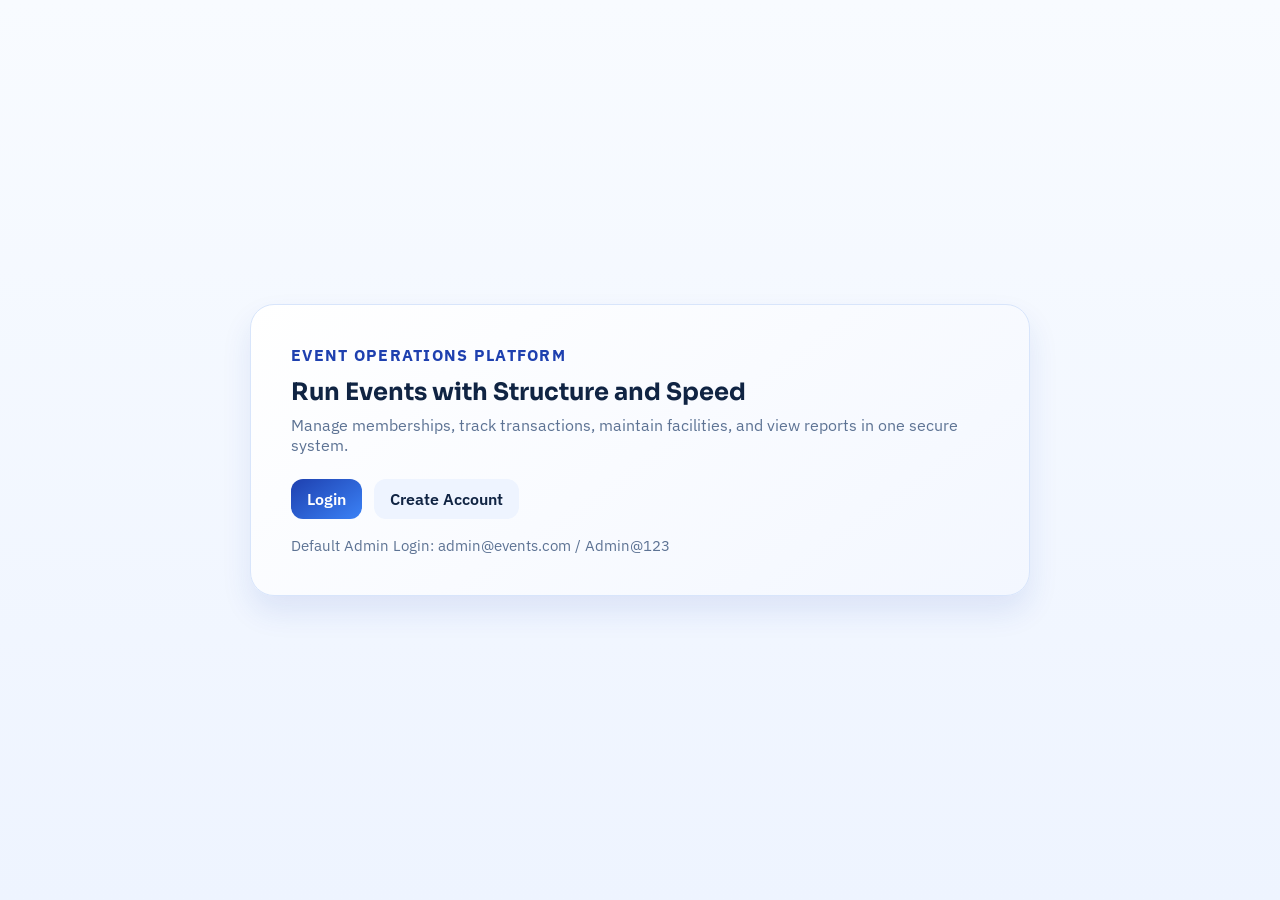
<file: frontend/index.html>
<!DOCTYPE html>
<html lang="en">
<head>
  <meta charset="UTF-8" />
  <meta name="viewport" content="width=device-width, initial-scale=1.0" />
  <title>Event Management System</title>
  <link rel="preconnect" href="https://fonts.googleapis.com" />
  <link rel="preconnect" href="https://fonts.gstatic.com" crossorigin />
  <link href="https://fonts.googleapis.com/css2?family=Sora:wght@400;600;700&family=IBM+Plex+Sans:wght@400;500;600&display=swap" rel="stylesheet" />
  <link rel="stylesheet" href="css/styles.css" />
</head>
<body>
  <main class="landing">
    <section class="hero-card">
      <p class="eyebrow">Event Operations Platform</p>
      <h1>Run Events with Structure and Speed</h1>
      <p class="subtext">Manage memberships, track transactions, maintain facilities, and view reports in one secure system.</p>
      <div class="button-row">
        <a class="btn primary" href="login.html">Login</a>
        <a class="btn secondary" href="register.html">Create Account</a>
      </div>
      <p class="hint">Default Admin Login: admin@events.com / Admin@123</p>
    </section>
  </main>
</body>
</html>
</file>
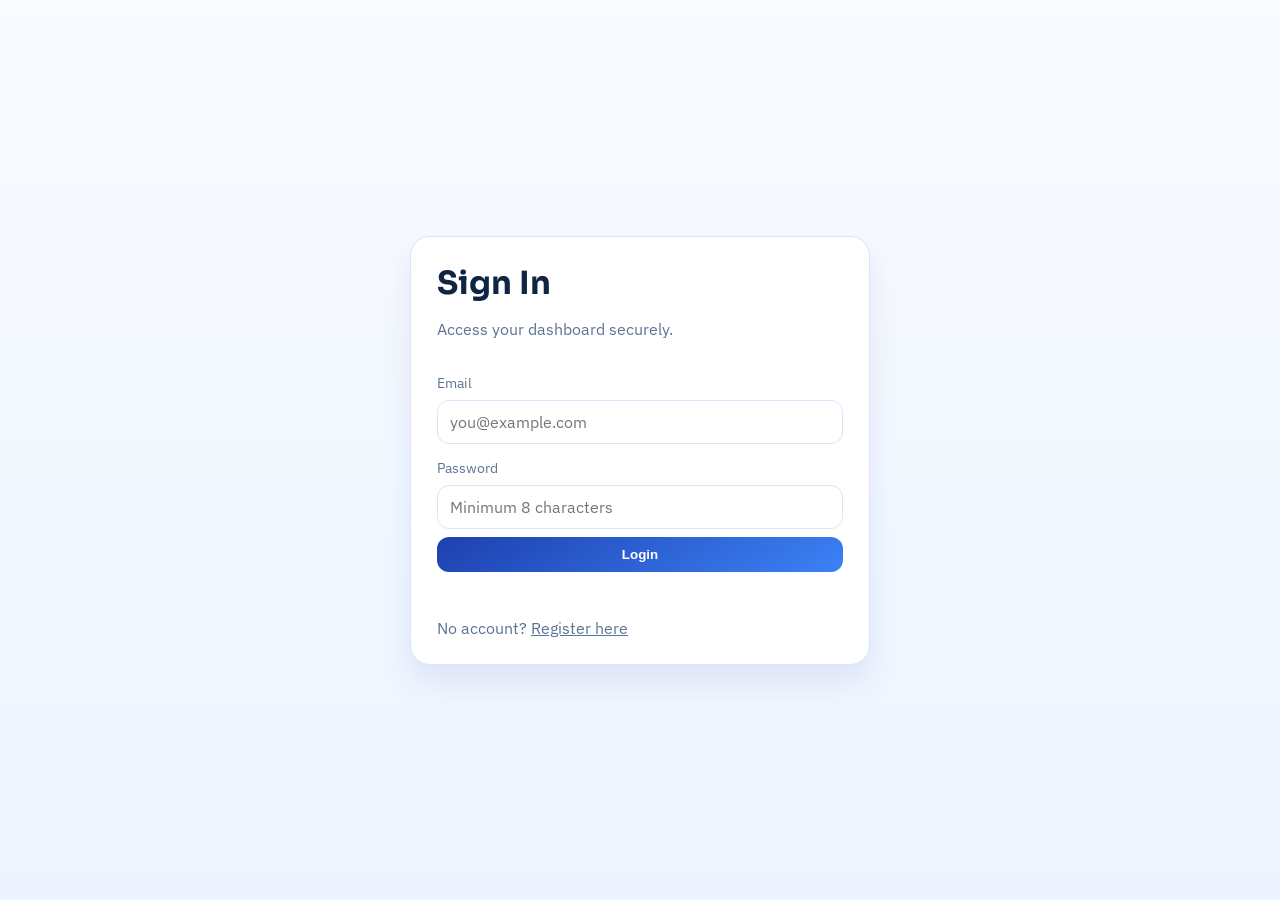
<file: frontend/admin-dashboard.html>
<!DOCTYPE html>
<html lang="en">
<head>
  <meta charset="UTF-8" />
  <meta name="viewport" content="width=device-width, initial-scale=1.0" />
  <title>Admin Dashboard</title>
  <link rel="preconnect" href="https://fonts.googleapis.com" />
  <link rel="preconnect" href="https://fonts.gstatic.com" crossorigin />
  <link href="https://fonts.googleapis.com/css2?family=Sora:wght@400;600;700&family=IBM+Plex+Sans:wght@400;500;600&display=swap" rel="stylesheet" />
  <link rel="stylesheet" href="css/styles.css" />
</head>
<body>
  <header class="topbar">
    <h1>Admin Dashboard</h1>
    <div class="top-actions">
      <span id="welcomeText"></span>
      <button class="btn ghost" id="logoutBtn">Logout</button>
    </div>
  </header>

  <nav class="nav-links" id="appNav"></nav>

  <main class="dashboard-grid" id="statsContainer"></main>

  <script src="js/config.js"></script>
  <script src="js/api.js"></script>
  <script src="js/common.js"></script>
  <script src="js/dashboard.js"></script>
</body>
</html>
</file>
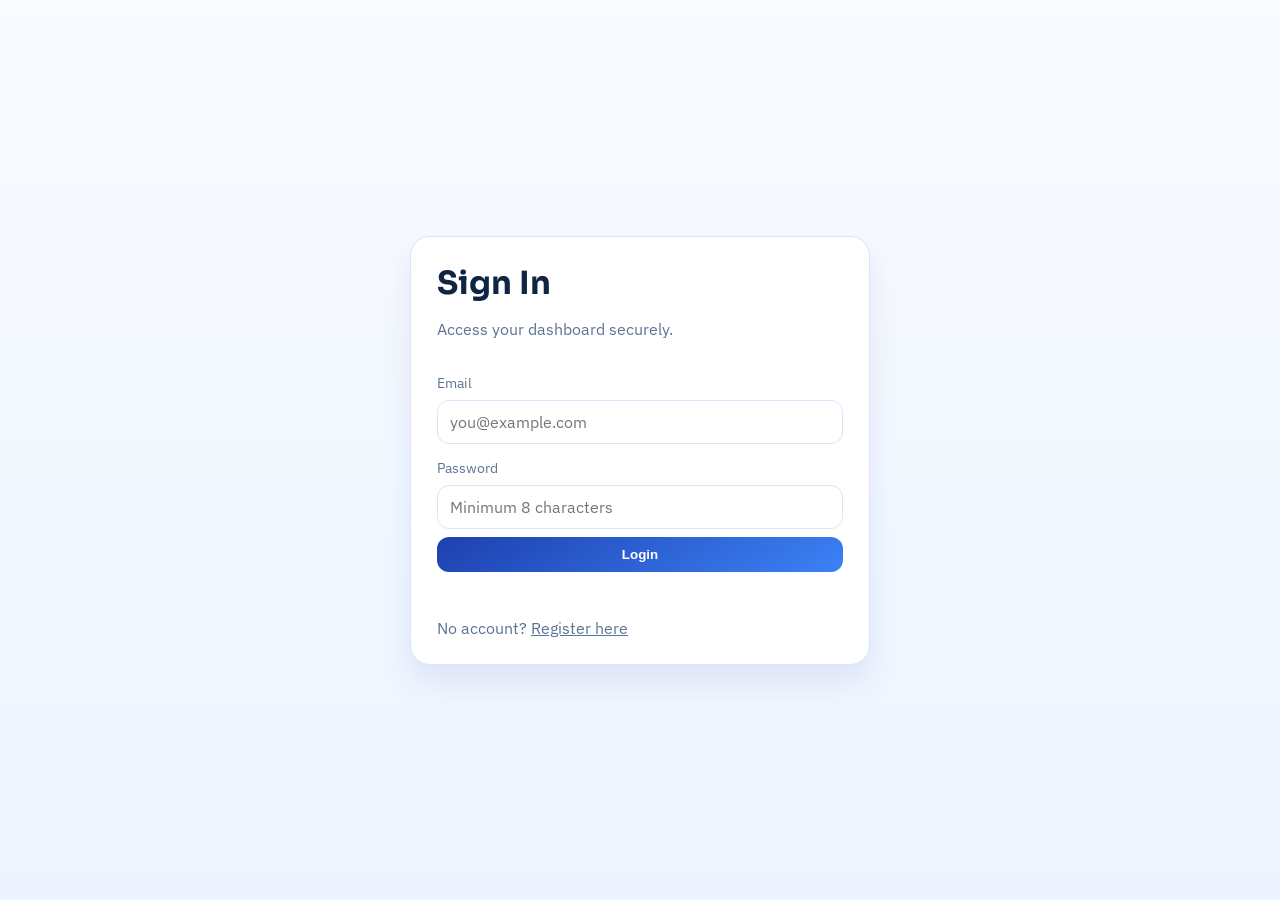
<file: frontend/login.html>
<!DOCTYPE html>
<html lang="en">
<head>
  <meta charset="UTF-8" />
  <meta name="viewport" content="width=device-width, initial-scale=1.0" />
  <title>Login - Event Management</title>

  <link rel="preconnect" href="https://fonts.googleapis.com" />
  <link rel="preconnect" href="https://fonts.gstatic.com" crossorigin />
  <link href="https://fonts.googleapis.com/css2?family=Sora:wght@400;600;700&family=IBM+Plex+Sans:wght@400;500;600&display=swap" rel="stylesheet" />

  <link rel="stylesheet" href="css/styles.css" />
</head>

<body>
  <main class="auth-shell">
    <form id="loginForm" class="auth-card">
      <h1>Sign In</h1>
      <p class="subtext">Access your dashboard securely.</p>

      <label>Email</label>
      <input id="email" type="email" required placeholder="you@example.com" />

      <label>Password</label>
      <input id="password" type="password" minlength="8" required placeholder="Minimum 8 characters" />

      <button class="btn primary" type="submit">Login</button>

      <p id="formMessage" class="form-message"></p>

      <p class="switch-link">
        No account? <a href="register.html">Register here</a>
      </p>
    </form>
  </main>

  <!-- 🔥 LOGIN SCRIPT -->
  <script>
    document.getElementById("loginForm").addEventListener("submit", async function (e) {
      e.preventDefault();

      const email = document.getElementById("email").value;
      const password = document.getElementById("password").value;
      const message = document.getElementById("formMessage");

      try {
        const response = await fetch("http://127.0.0.1:8000/login", {
          method: "POST",
          headers: {
            "Content-Type": "application/json"
          },
          body: JSON.stringify({ email, password })
        });

        const data = await response.json();

        if (response.ok) {
          // ✅ Store session
          localStorage.setItem("token", data.access_token);
          localStorage.setItem("role", data.role);

          message.style.color = "green";
          message.innerText = "Login successful! Redirecting...";

          // 🔀 Redirect based on role
          setTimeout(() => {
            if (data.role === "admin") {
              window.location.href = "admin-dashboard.html";
            } else {
              window.location.href = "user-dashboard.html";
            }
          }, 1000);

        } else {
          message.style.color = "red";
          message.innerText = data.detail || "Invalid credentials";
        }

      } catch (error) {
        message.style.color = "red";
        message.innerText = "Server error. Try again.";
      }
    });
  </script>

</body>
</html>
</file>
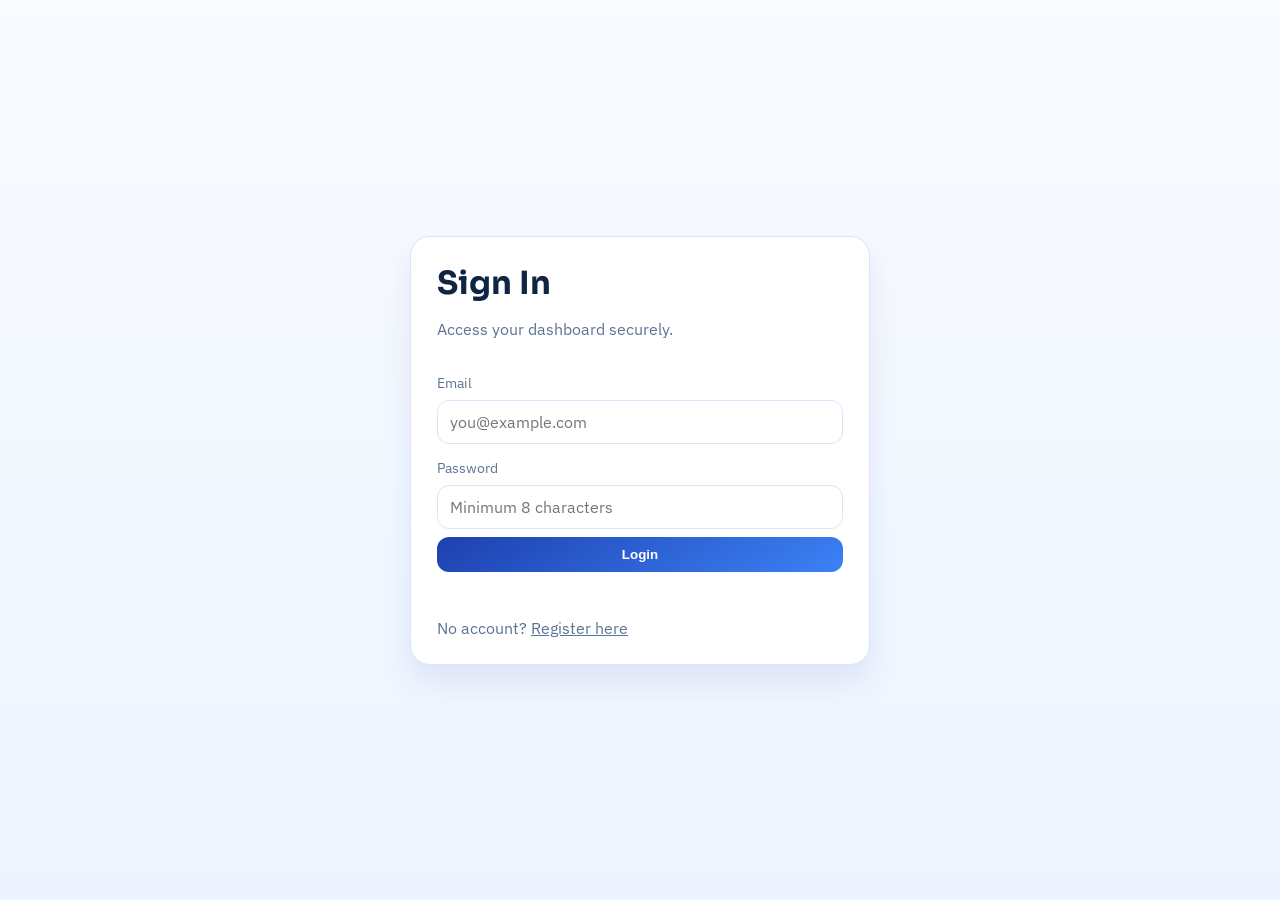
<file: frontend/maintenance.html>
<!DOCTYPE html>
<html lang="en">
<head>
  <meta charset="UTF-8" />
  <meta name="viewport" content="width=device-width, initial-scale=1.0" />
  <title>Maintenance Management</title>
  <link rel="preconnect" href="https://fonts.googleapis.com" />
  <link rel="preconnect" href="https://fonts.gstatic.com" crossorigin />
  <link href="https://fonts.googleapis.com/css2?family=Sora:wght@400;600;700&family=IBM+Plex+Sans:wght@400;500;600&display=swap" rel="stylesheet" />
  <link rel="stylesheet" href="css/styles.css" />
</head>
<body>
  <header class="topbar compact">
    <h1>Maintenance Module (Admin)</h1>
    <a class="btn ghost" id="dashboardLink" href="admin-dashboard.html">Dashboard</a>
  </header>

  <nav class="nav-links" id="appNav"></nav>

  <main class="page-grid">
    <section class="card">
      <h2>Create / Update Maintenance</h2>
      <form id="maintenanceForm" class="form-grid">
        <input type="hidden" id="maintenanceId" />
        <label>Title</label>
        <input id="title" type="text" minlength="3" maxlength="120" required />

        <label>Description</label>
        <textarea id="description" minlength="5" required></textarea>

        <label>Maintenance Date</label>
        <input id="maintenance_date" type="date" required />

        <label>Status</label>
        <select id="status">
          <option value="planned">planned</option>
          <option value="in-progress">in-progress</option>
          <option value="done">done</option>
        </select>

        <label>Cost</label>
        <input id="cost" type="number" min="0" step="0.01" required />

        <button class="btn primary" type="submit">Save Maintenance</button>
        <p id="maintenanceMessage" class="form-message"></p>
      </form>
    </section>

    <section class="card">
      <h2>Maintenance Records</h2>
      <div class="table-wrap">
        <table>
          <thead><tr><th>Title</th><th>Date</th><th>Status</th><th>Cost</th><th>Action</th></tr></thead>
          <tbody id="maintenanceTable"></tbody>
        </table>
      </div>
    </section>

    <section class="card">
      <h2>User Maintenance (Admin)</h2>
      <form id="userMaintenanceForm" class="form-grid">
        <input type="hidden" id="managedUserId" />

        <label>Full Name</label>
        <input id="managedUserName" type="text" minlength="2" maxlength="100" required />

        <label>Email</label>
        <input id="managedUserEmail" type="email" required />

        <label>Password</label>
        <input id="managedUserPassword" type="password" minlength="8" maxlength="128" placeholder="Required" required />

        <label>Role</label>
        <select id="managedUserRole">
          <option value="user">user</option>
          <option value="admin">admin</option>
        </select>

        <label>Status</label>
        <label class="checkbox-row">
          <input id="managedUserActive" type="checkbox" checked />
          <span>Active (Checked = Yes, Unchecked = No)</span>
        </label>

        <button class="btn primary" type="submit">Save User</button>
        <p id="userMaintenanceMessage" class="form-message"></p>
      </form>
    </section>

    <section class="card">
      <h2>Users</h2>
      <div class="table-wrap">
        <table>
          <thead><tr><th>Name</th><th>Email</th><th>Role</th><th>Status</th><th>Action</th></tr></thead>
          <tbody id="userMaintenanceTable"></tbody>
        </table>
      </div>
    </section>
  </main>

  <script src="js/config.js"></script>
  <script src="js/api.js"></script>
  <script src="js/common.js"></script>
  <script src="js/maintenance.js"></script>
</body>
</html>
</file>
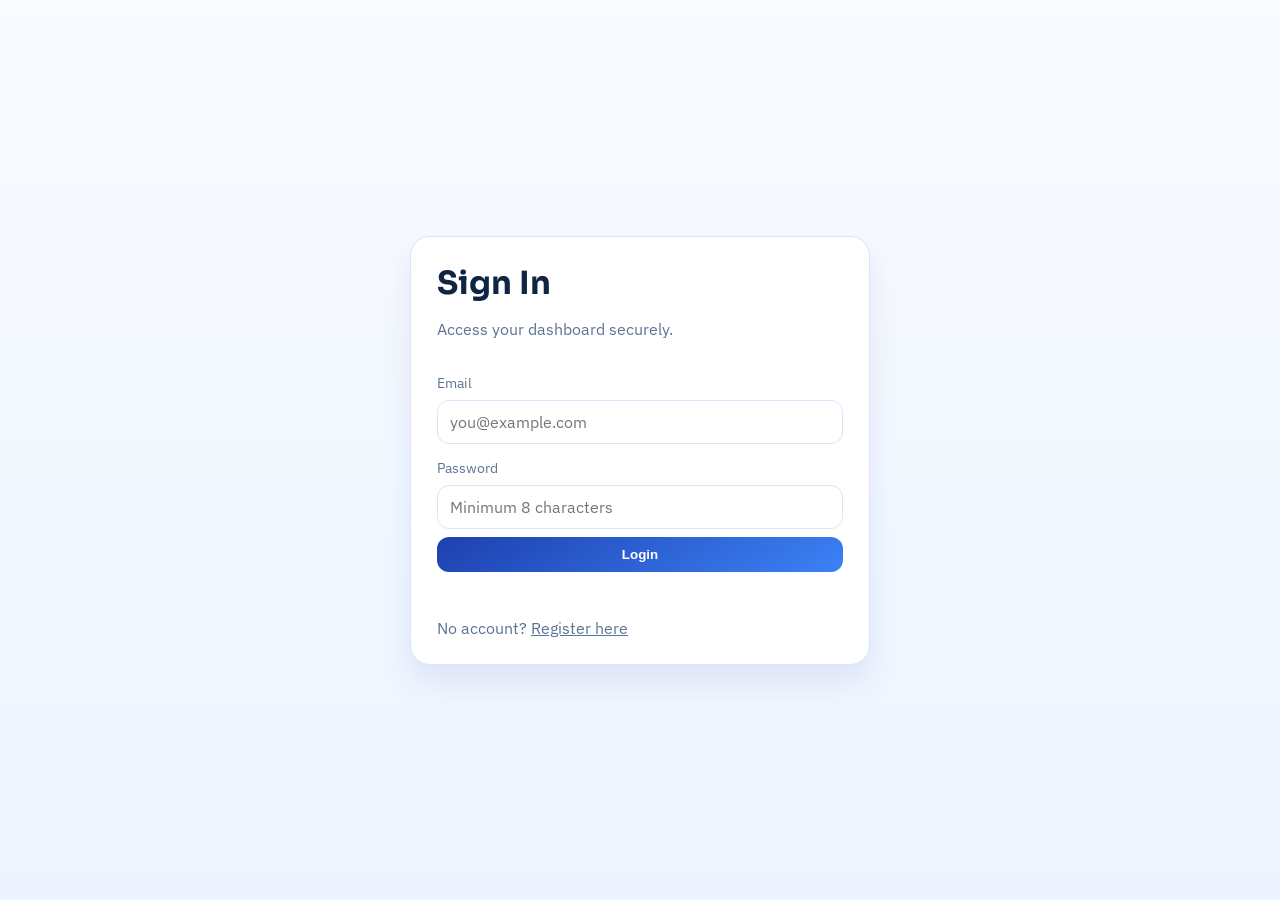
<file: frontend/membership.html>
<!DOCTYPE html>
<html lang="en">
<head>
  <meta charset="UTF-8" />
  <meta name="viewport" content="width=device-width, initial-scale=1.0" />
  <title>Membership Management</title>
  <link rel="preconnect" href="https://fonts.googleapis.com" />
  <link rel="preconnect" href="https://fonts.gstatic.com" crossorigin />
  <link href="https://fonts.googleapis.com/css2?family=Sora:wght@400;600;700&family=IBM+Plex+Sans:wght@400;500;600&display=swap" rel="stylesheet" />
  <link rel="stylesheet" href="css/styles.css" />
</head>
<body>
  <header class="topbar compact">
    <h1>Membership Module</h1>
    <a class="btn ghost" id="dashboardLink" href="#">Dashboard</a>
  </header>

  <nav class="nav-links" id="appNav"></nav>

  <main class="page-grid">
    <section class="card">
      <h2>Add Membership</h2>
      <form id="addMembershipForm" class="form-grid">
        <label>Member Name</label>
        <input id="member_name" type="text" minlength="2" maxlength="120" required />

        <label>Email</label>
        <input id="email" type="email" required />

        <label>Phone</label>
        <input id="phone" type="text" minlength="8" maxlength="20" required />

        <label>Duration</label>
        <div class="radio-group" role="radiogroup" aria-label="Membership duration">
          <label class="radio-option"><input type="radio" name="duration" value="6 months" checked />6 months</label>
          <label class="radio-option"><input type="radio" name="duration" value="1 year" />1 year</label>
          <label class="radio-option"><input type="radio" name="duration" value="2 years" />2 years</label>
        </div>

        <label>Start Date</label>
        <input id="start_date" type="date" required />

        <label>Status</label>
        <select id="status">
          <option value="active">active</option>
          <option value="inactive">inactive</option>
          <option value="suspended">suspended</option>
        </select>

        <button class="btn primary" type="submit">Add Membership</button>
        <p id="addMembershipMessage" class="form-message"></p>
      </form>

      <hr class="section-divider" />

      <h2>Update Membership</h2>
      <form id="updateMembershipForm" class="form-grid">
        <label>Membership ID (Required)</label>
        <div class="inline-row">
          <input id="membershipLookupId" type="number" min="1" required />
          <button class="btn ghost" id="loadMembershipBtn" type="button">Load</button>
        </div>

        <div id="membershipPreview" class="info-box"></div>

        <label>Update Action</label>
        <div class="radio-group" role="radiogroup" aria-label="Membership update action">
          <label class="radio-option"><input type="radio" name="update_action" value="extend" checked />Extend membership</label>
          <label class="radio-option"><input type="radio" name="update_action" value="cancel" />Cancel membership</label>
        </div>

        <label>Extension Duration</label>
        <div class="radio-group" role="radiogroup" aria-label="Extension duration">
          <label class="radio-option"><input type="radio" name="extension_duration" value="6 months" checked />6 months</label>
          <label class="radio-option"><input type="radio" name="extension_duration" value="1 year" />1 year</label>
          <label class="radio-option"><input type="radio" name="extension_duration" value="2 years" />2 years</label>
        </div>

        <button class="btn primary" type="submit">Update Membership</button>
        <p id="updateMembershipMessage" class="form-message"></p>
      </form>
    </section>

    <section class="card">
      <h2>Membership List</h2>
      <div class="table-wrap">
        <table>
          <thead><tr><th>ID</th><th>Name</th><th>Email</th><th>Duration</th><th>End Date</th><th>Status</th><th>Action</th></tr></thead>
          <tbody id="membershipTable"></tbody>
        </table>
      </div>
    </section>
  </main>

  <script src="js/config.js"></script>
  <script src="js/api.js"></script>
  <script src="js/common.js"></script>
  <script src="js/membership.js"></script>
</body>
</html>
</file>
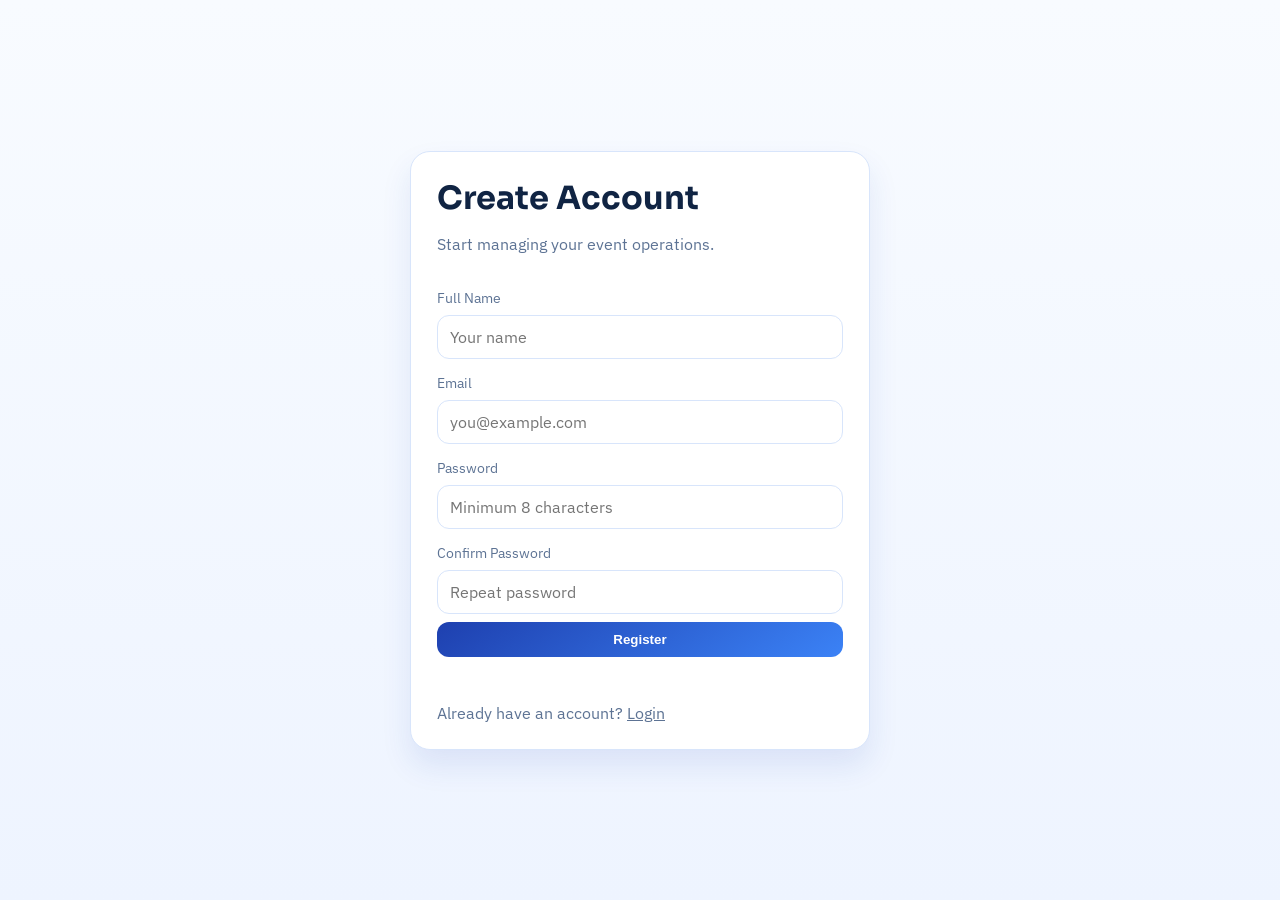
<file: frontend/register.html>
<!DOCTYPE html>
<html lang="en">
<head>
  <meta charset="UTF-8" />
  <meta name="viewport" content="width=device-width, initial-scale=1.0" />
  <title>Register - Event Management</title>
  <link rel="preconnect" href="https://fonts.googleapis.com" />
  <link rel="preconnect" href="https://fonts.gstatic.com" crossorigin />
  <link href="https://fonts.googleapis.com/css2?family=Sora:wght@400;600;700&family=IBM+Plex+Sans:wght@400;500;600&display=swap" rel="stylesheet" />
  <link rel="stylesheet" href="css/styles.css" />
</head>
<body>
  <main class="auth-shell">
    <form id="registerForm" class="auth-card">
      <h1>Create Account</h1>
      <p class="subtext">Start managing your event operations.</p>

      <label>Full Name</label>
      <input id="fullName" type="text" required minlength="2" maxlength="100" placeholder="Your name" />

      <label>Email</label>
      <input id="email" type="email" required placeholder="you@example.com" />

      <label>Password</label>
      <input id="password" type="password" minlength="8" required placeholder="Minimum 8 characters" />

      <label>Confirm Password</label>
      <input id="confirmPassword" type="password" minlength="8" required placeholder="Repeat password" />

      <button class="btn primary" type="submit">Register</button>
      <p id="formMessage" class="form-message"></p>
      <p class="switch-link">Already have an account? <a href="login.html">Login</a></p>
    </form>
  </main>
  <script src="js/config.js"></script>
  <script src="js/api.js"></script>
  <script src="js/auth.js"></script>
</body>
</html>
</file>
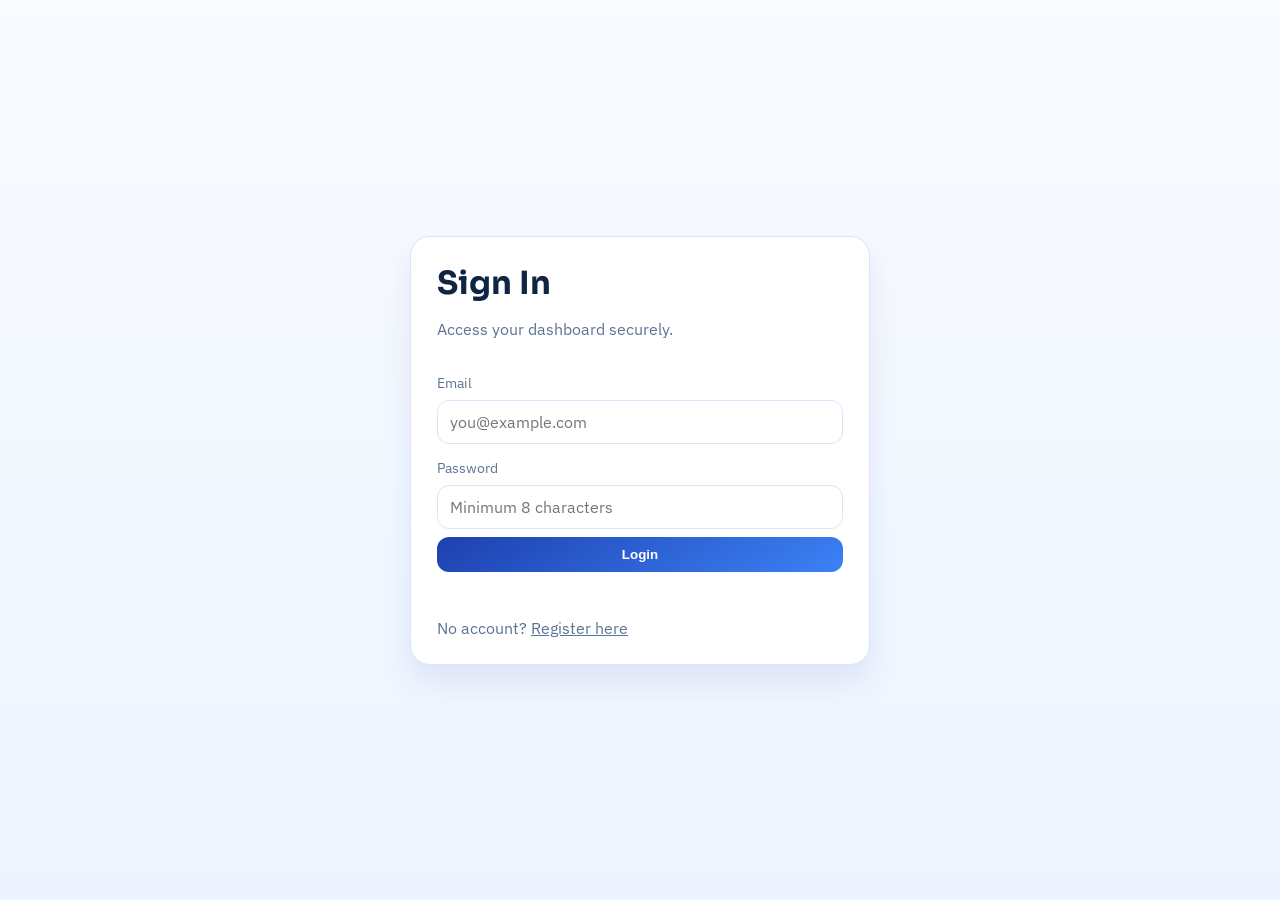
<file: frontend/reports.html>
<!DOCTYPE html>
<html lang="en">
<head>
  <meta charset="UTF-8" />
  <meta name="viewport" content="width=device-width, initial-scale=1.0" />
  <title>Reports</title>
  <link rel="preconnect" href="https://fonts.googleapis.com" />
  <link rel="preconnect" href="https://fonts.gstatic.com" crossorigin />
  <link href="https://fonts.googleapis.com/css2?family=Sora:wght@400;600;700&family=IBM+Plex+Sans:wght@400;500;600&display=swap" rel="stylesheet" />
  <link rel="stylesheet" href="css/styles.css" />
</head>
<body>
  <header class="topbar compact">
    <h1>Reports Module</h1>
    <a class="btn ghost" id="dashboardLink" href="#">Dashboard</a>
  </header>

  <nav class="nav-links" id="appNav"></nav>

  <main class="page-grid single-col">
    <section class="card">
      <div class="report-head">
        <h2>User Report</h2>
        <button class="btn ghost" id="exportUsersCsvBtn" type="button">Export CSV</button>
      </div>
      <div class="table-wrap">
        <table>
          <thead><tr><th>ID</th><th>Name</th><th>Email</th><th>Role</th><th>Status</th><th>Created At</th></tr></thead>
          <tbody id="userReportTable"></tbody>
        </table>
      </div>
    </section>

    <section class="card">
      <div class="report-head">
        <h2>Membership Report</h2>
        <button class="btn ghost" id="exportMembershipCsvBtn" type="button">Export CSV</button>
      </div>
      <div class="table-wrap">
        <table>
          <thead><tr><th>ID</th><th>Member</th><th>Email</th><th>Duration</th><th>Start</th><th>End</th><th>Status</th></tr></thead>
          <tbody id="membershipReportTable"></tbody>
        </table>
      </div>
    </section>

    <section class="card">
      <div class="report-head">
        <h2>Transaction Report</h2>
        <button class="btn ghost" id="exportTransactionCsvBtn" type="button">Export CSV</button>
      </div>
      <div class="table-wrap">
        <table>
          <thead><tr><th>ID</th><th>User</th><th>Member</th><th>Amount</th><th>Type</th><th>Date</th></tr></thead>
          <tbody id="transactionReportTable"></tbody>
        </table>
      </div>
      <p id="reportsMessage" class="form-message"></p>
    </section>

    <section class="card" id="charts">
      <div class="report-head">
        <h2>Charts</h2>
      </div>
      <div id="chartContainer" class="chart-list"></div>
    </section>
  </main>

  <script src="js/config.js"></script>
  <script src="js/api.js"></script>
  <script src="js/common.js"></script>
  <script src="js/reports.js"></script>
</body>
</html>
</file>
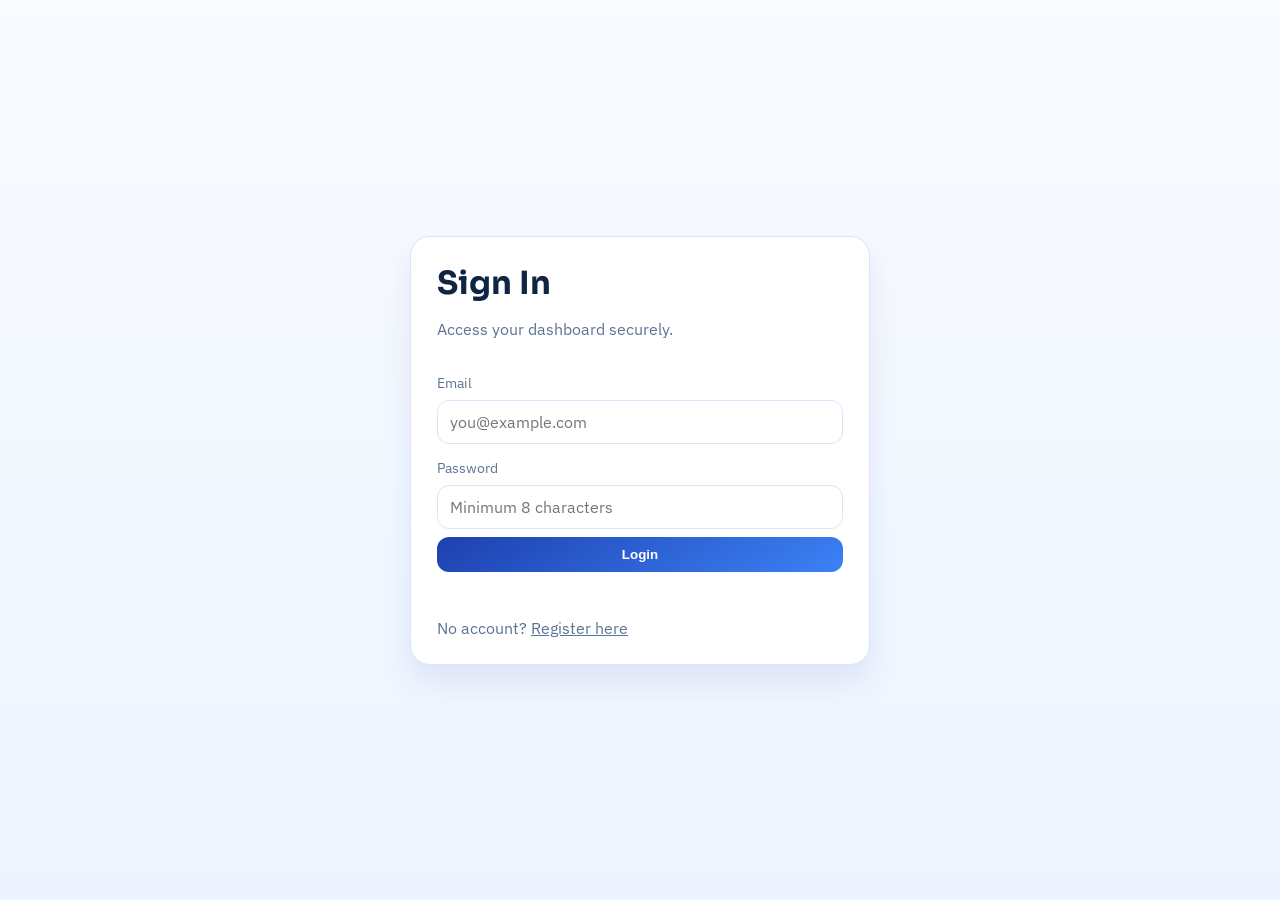
<file: frontend/transactions.html>
<!DOCTYPE html>
<html lang="en">
<head>
  <meta charset="UTF-8" />
  <meta name="viewport" content="width=device-width, initial-scale=1.0" />
  <title>Transactions Management</title>
  <link rel="preconnect" href="https://fonts.googleapis.com" />
  <link rel="preconnect" href="https://fonts.gstatic.com" crossorigin />
  <link href="https://fonts.googleapis.com/css2?family=Sora:wght@400;600;700&family=IBM+Plex+Sans:wght@400;500;600&display=swap" rel="stylesheet" />
  <link rel="stylesheet" href="css/styles.css" />
</head>
<body>
  <header class="topbar compact">
    <h1>Transactions Module</h1>
    <a class="btn ghost" id="dashboardLink" href="#">Dashboard</a>
  </header>

  <nav class="nav-links" id="appNav"></nav>

  <main class="page-grid">
    <section class="card">
      <h2>Add / Update Transaction</h2>
      <form id="transactionForm" class="form-grid">
        <input type="hidden" id="transactionId" />

        <label>Linked User</label>
        <select id="user_id" required></select>

        <label>Membership</label>
        <select id="member_id" required></select>

        <label>Amount</label>
        <input id="amount" type="number" step="0.01" min="0.01" required />

        <label>Transaction Type</label>
        <input id="transaction_type" type="text" minlength="3" maxlength="40" required />

        <label>Notes</label>
        <textarea id="notes" maxlength="500" required></textarea>

        <button class="btn primary" type="submit">Save Transaction</button>
        <p id="transactionMessage" class="form-message"></p>
      </form>
    </section>

    <section class="card">
      <h2>Transaction History</h2>
      <div class="table-wrap">
        <table>
          <thead><tr><th>User ID</th><th>Member</th><th>Amount</th><th>Type</th><th>Date</th><th>Action</th></tr></thead>
          <tbody id="transactionTable"></tbody>
        </table>
      </div>
    </section>
  </main>

  <script src="js/config.js"></script>
  <script src="js/api.js"></script>
  <script src="js/common.js"></script>
  <script src="js/transactions.js"></script>
</body>
</html>
</file>
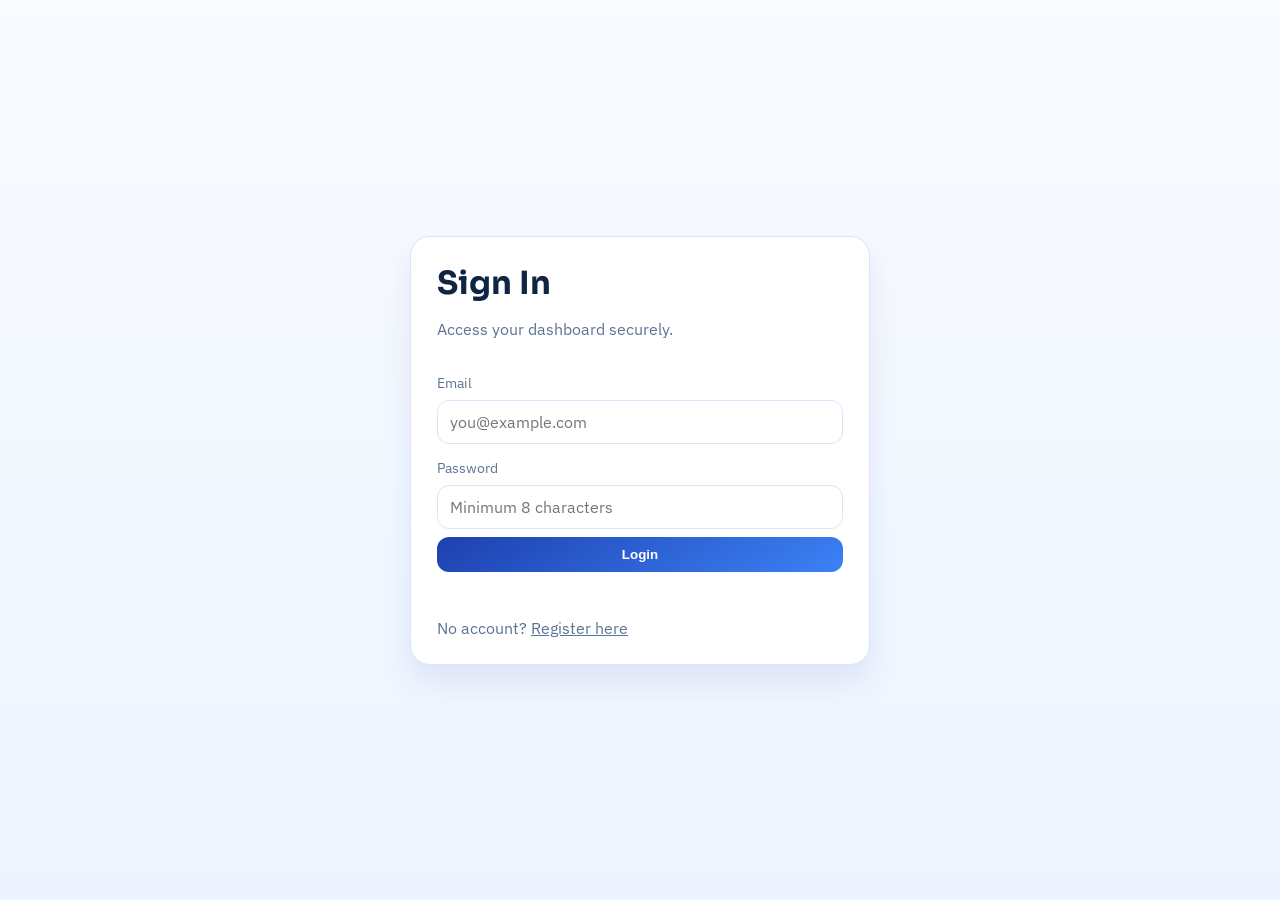
<file: frontend/user-dashboard.html>
<!DOCTYPE html>
<html lang="en">
<head>
  <meta charset="UTF-8" />
  <meta name="viewport" content="width=device-width, initial-scale=1.0" />
  <title>User Dashboard</title>
  <link rel="preconnect" href="https://fonts.googleapis.com" />
  <link rel="preconnect" href="https://fonts.gstatic.com" crossorigin />
  <link href="https://fonts.googleapis.com/css2?family=Sora:wght@400;600;700&family=IBM+Plex+Sans:wght@400;500;600&display=swap" rel="stylesheet" />
  <link rel="stylesheet" href="css/styles.css" />
</head>
<body>
  <header class="topbar">
    <h1>User Dashboard</h1>
    <div class="top-actions">
      <span id="welcomeText"></span>
      <button class="btn ghost" id="logoutBtn">Logout</button>
    </div>
  </header>

  <nav class="nav-links" id="appNav"></nav>

  <main class="dashboard-grid" id="statsContainer"></main>

  <script src="js/config.js"></script>
  <script src="js/api.js"></script>
  <script src="js/common.js"></script>
  <script src="js/dashboard.js"></script>
</body>
</html>
</file>
<file: frontend/css/styles.css>
:root {
  --bg: #f2f7ff;
  --surface: #ffffff;
  --surface-2: #eef4ff;
  --text: #102443;
  --muted: #5d7394;
  --primary: #1e40af;
  --primary-2: #3b82f6;
  --danger: #d62839;
  --border: #d8e5fb;
  --shadow: 0 16px 30px rgba(30, 64, 175, 0.1);
}

* {
  box-sizing: border-box;
}

body {
  margin: 0;
  font-family: "IBM Plex Sans", sans-serif;
  color: var(--text);
  background: linear-gradient(180deg, #f8fbff 0%, #eef4ff 100%);
  min-height: 100vh;
}

h1,
h2,
h3 {
  font-family: "Sora", sans-serif;
  margin: 0 0 8px;
}

p {
  margin: 0;
}

a {
  color: inherit;
}

.landing {
  min-height: 100vh;
  display: grid;
  place-items: center;
  padding: 24px;
}

.hero-card {
  background: linear-gradient(145deg, #ffffff, #f3f7ff);
  border: 1px solid var(--border);
  border-radius: 24px;
  box-shadow: var(--shadow);
  max-width: 780px;
  width: 100%;
  padding: 40px;
  animation: rise 0.7s ease;
}

.eyebrow {
  color: var(--primary);
  font-weight: 700;
  text-transform: uppercase;
  letter-spacing: 0.08em;
  margin-bottom: 12px;
}

.subtext {
  color: var(--muted);
  margin-bottom: 20px;
}

.button-row {
  display: flex;
  gap: 12px;
  flex-wrap: wrap;
  margin-top: 24px;
}

.hint {
  margin-top: 16px;
  color: var(--muted);
  font-size: 0.95rem;
}

.auth-shell {
  min-height: 100vh;
  display: grid;
  place-items: center;
  padding: 20px;
}

.auth-card {
  width: min(460px, 100%);
  background: var(--surface);
  border: 1px solid var(--border);
  border-radius: 20px;
  padding: 26px;
  display: grid;
  gap: 8px;
  box-shadow: var(--shadow);
  animation: rise 0.6s ease;
}

label {
  margin-top: 6px;
  font-size: 0.9rem;
  color: var(--muted);
}

input,
select,
textarea {
  width: 100%;
  border: 1px solid var(--border);
  border-radius: 12px;
  padding: 11px 12px;
  font: inherit;
  outline: none;
  background: #fff;
}

input:focus,
select:focus,
textarea:focus {
  border-color: var(--primary-2);
  box-shadow: 0 0 0 3px rgba(20, 184, 166, 0.15);
}

.btn {
  border: none;
  border-radius: 12px;
  padding: 10px 16px;
  cursor: pointer;
  font-weight: 600;
  text-decoration: none;
  display: inline-flex;
  align-items: center;
  justify-content: center;
}

.btn.primary {
  background: linear-gradient(145deg, var(--primary), var(--primary-2));
  color: #fff;
}

.btn.secondary {
  background: var(--surface-2);
  color: var(--text);
}

.btn.ghost {
  background: transparent;
  border: 1px solid var(--border);
}

.form-message {
  margin-top: 4px;
  min-height: 18px;
  color: var(--danger);
}

.switch-link {
  color: var(--muted);
  margin-top: 8px;
}

.topbar {
  position: sticky;
  top: 0;
  z-index: 5;
  background: rgba(255, 255, 255, 0.95);
  border-bottom: 1px solid var(--border);
  display: flex;
  justify-content: space-between;
  align-items: center;
  padding: 16px 24px;
  backdrop-filter: blur(8px);
}

.topbar.compact {
  position: static;
}

.top-actions {
  display: flex;
  align-items: center;
  gap: 10px;
}

.nav-links {
  position: fixed;
  top: 73px;
  left: 0;
  bottom: 0;
  width: 238px;
  display: flex;
  flex-direction: column;
  gap: 8px;
  padding: 18px 12px;
  background: #ffffff;
  border-right: 1px solid var(--border);
  overflow-y: auto;
}

.nav-links a {
  background: #f8fbff;
  border: 1px solid var(--border);
  border-radius: 12px;
  padding: 10px 12px;
  text-decoration: none;
  font-weight: 600;
  color: #173a6a;
}

.nav-links a:hover {
  background: #eaf2ff;
  border-color: #c7daf9;
}

.nav-links a.active {
  background: linear-gradient(145deg, var(--primary), var(--primary-2));
  color: #ffffff;
  border-color: transparent;
  box-shadow: 0 8px 16px rgba(30, 64, 175, 0.22);
}

.dashboard-grid {
  padding: 24px;
  margin-left: 238px;
  width: calc(100% - 238px);
  display: grid;
  grid-template-columns: repeat(auto-fit, minmax(220px, 1fr));
  gap: 16px;
}

.welcome-panel {
  grid-column: 1 / -1;
  background: linear-gradient(135deg, #1e40af 0%, #3b82f6 100%);
  color: #ffffff;
  border-radius: 18px;
  padding: 20px;
  box-shadow: 0 16px 28px rgba(30, 64, 175, 0.25);
}

.welcome-panel h2 {
  margin-bottom: 6px;
  font-size: 1.35rem;
}

.welcome-panel p {
  color: rgba(255, 255, 255, 0.9);
  max-width: 800px;
}

.stat-card {
  background: var(--surface);
  border: 1px solid var(--border);
  border-radius: 16px;
  padding: 18px;
  box-shadow: var(--shadow);
  animation: rise 0.5s ease;
}

.stat-card h3 {
  color: var(--muted);
  font-size: 0.95rem;
}

.stat-card p {
  font-family: "Sora", sans-serif;
  font-size: 1.7rem;
  font-weight: 700;
}

.page-grid {
  display: grid;
  grid-template-columns: 1fr 1.4fr;
  gap: 16px;
  padding: 24px;
  margin-left: 238px;
  width: calc(100% - 238px);
}

.page-grid.single-col {
  grid-template-columns: 1fr;
}

.card {
  background: var(--surface);
  border: 1px solid var(--border);
  border-radius: 16px;
  box-shadow: var(--shadow);
  padding: 20px;
}

.form-grid {
  display: grid;
  gap: 8px;
}

.radio-group {
  display: flex;
  gap: 10px;
  flex-wrap: wrap;
  margin-bottom: 4px;
}

.radio-option {
  display: inline-flex;
  align-items: center;
  gap: 6px;
  background: var(--surface-2);
  border: 1px solid var(--border);
  border-radius: 999px;
  padding: 6px 10px;
  color: var(--text);
}

.radio-option input {
  width: auto;
  margin: 0;
}

.inline-row {
  display: flex;
  gap: 8px;
  align-items: center;
}

.checkbox-row {
  display: inline-flex;
  align-items: center;
  gap: 8px;
  background: var(--surface-2);
  border: 1px solid var(--border);
  border-radius: 10px;
  padding: 10px 12px;
  color: var(--text);
}

.checkbox-row input {
  width: auto;
  margin: 0;
}

.info-box {
  border: 1px solid var(--border);
  border-radius: 12px;
  background: #f8fbff;
  padding: 10px 12px;
  color: var(--muted);
  min-height: 50px;
}

.section-divider {
  border: none;
  border-top: 1px solid var(--border);
  margin: 14px 0;
}

.table-wrap {
  overflow-x: auto;
}

.report-head {
  display: flex;
  justify-content: space-between;
  align-items: center;
  gap: 10px;
  margin-bottom: 8px;
}

.chart-list {
  display: grid;
  gap: 10px;
}

.chart-row {
  display: grid;
  grid-template-columns: minmax(120px, 180px) 1fr auto;
  align-items: center;
  gap: 10px;
}

.chart-track {
  height: 12px;
  border-radius: 999px;
  background: #e8edf7;
  overflow: hidden;
}

.chart-bar {
  height: 100%;
  border-radius: 999px;
  background: linear-gradient(145deg, var(--primary), var(--primary-2));
}

table {
  width: 100%;
  border-collapse: collapse;
  margin-top: 8px;
}

th,
td {
  border-bottom: 1px solid var(--border);
  padding: 12px 10px;
  text-align: left;
  font-size: 0.95rem;
}

@keyframes rise {
  from {
    opacity: 0;
    transform: translateY(10px);
  }
  to {
    opacity: 1;
    transform: translateY(0);
  }
}

@media (max-width: 900px) {
  .page-grid {
    grid-template-columns: 1fr;
    margin-left: 0;
    width: 100%;
  }

  .dashboard-grid {
    margin-left: 0;
    width: 100%;
  }

  .nav-links {
    position: static;
    width: 100%;
    flex-direction: row;
    flex-wrap: wrap;
    border-right: none;
    border-bottom: 1px solid var(--border);
    padding: 10px 14px;
    background: rgba(255, 255, 255, 0.95);
  }

  .nav-links a {
    border-radius: 999px;
    padding: 8px 12px;
  }
}

@media (max-width: 640px) {
  .hero-card,
  .auth-card,
  .card {
    padding: 16px;
    border-radius: 14px;
  }

  .topbar {
    padding: 14px;
    flex-direction: column;
    align-items: flex-start;
    gap: 8px;
  }

  .dashboard-grid,
  .page-grid {
    padding: 12px;
  }

  .btn {
    width: 100%;
  }

  .top-actions .btn {
    width: auto;
  }

  .report-head {
    flex-direction: column;
    align-items: flex-start;
  }

  .chart-row {
    grid-template-columns: 1fr;
    align-items: flex-start;
  }

  .inline-row {
    flex-direction: column;
    align-items: stretch;
  }
}
</file>
